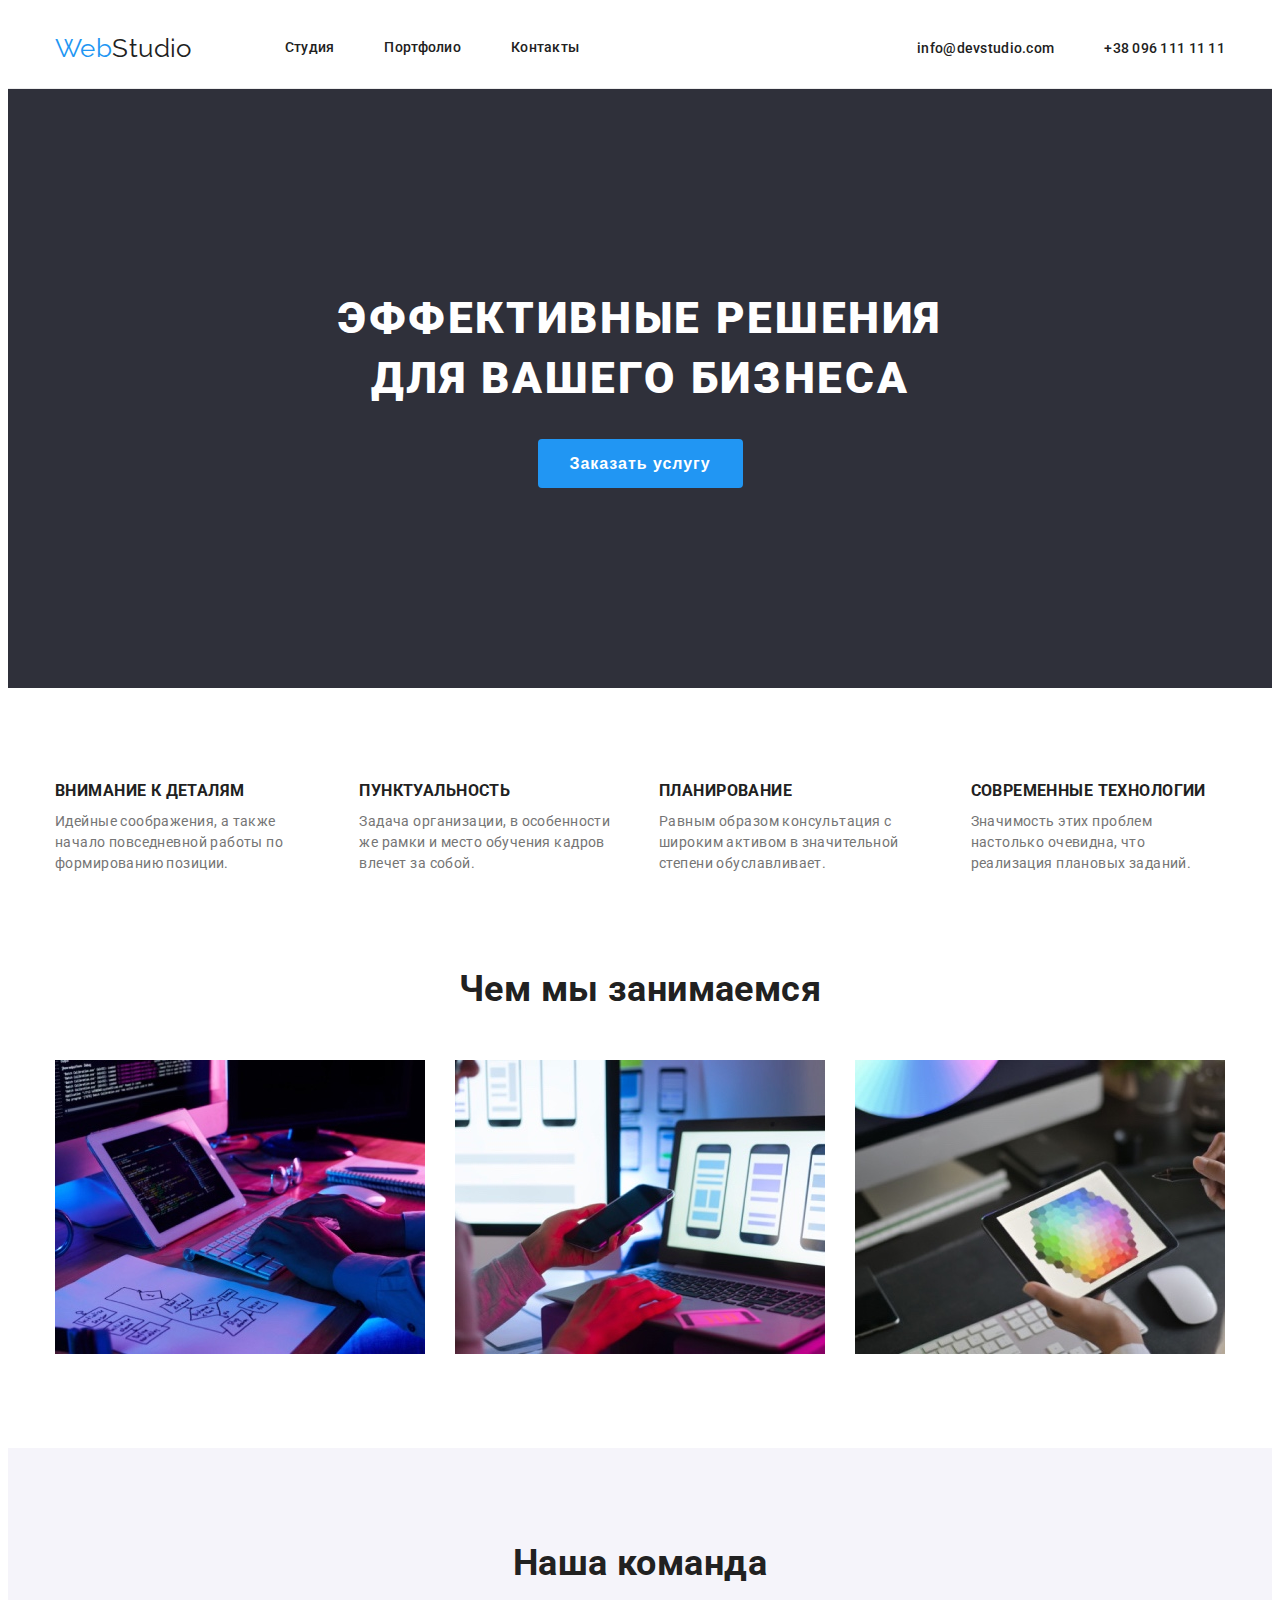
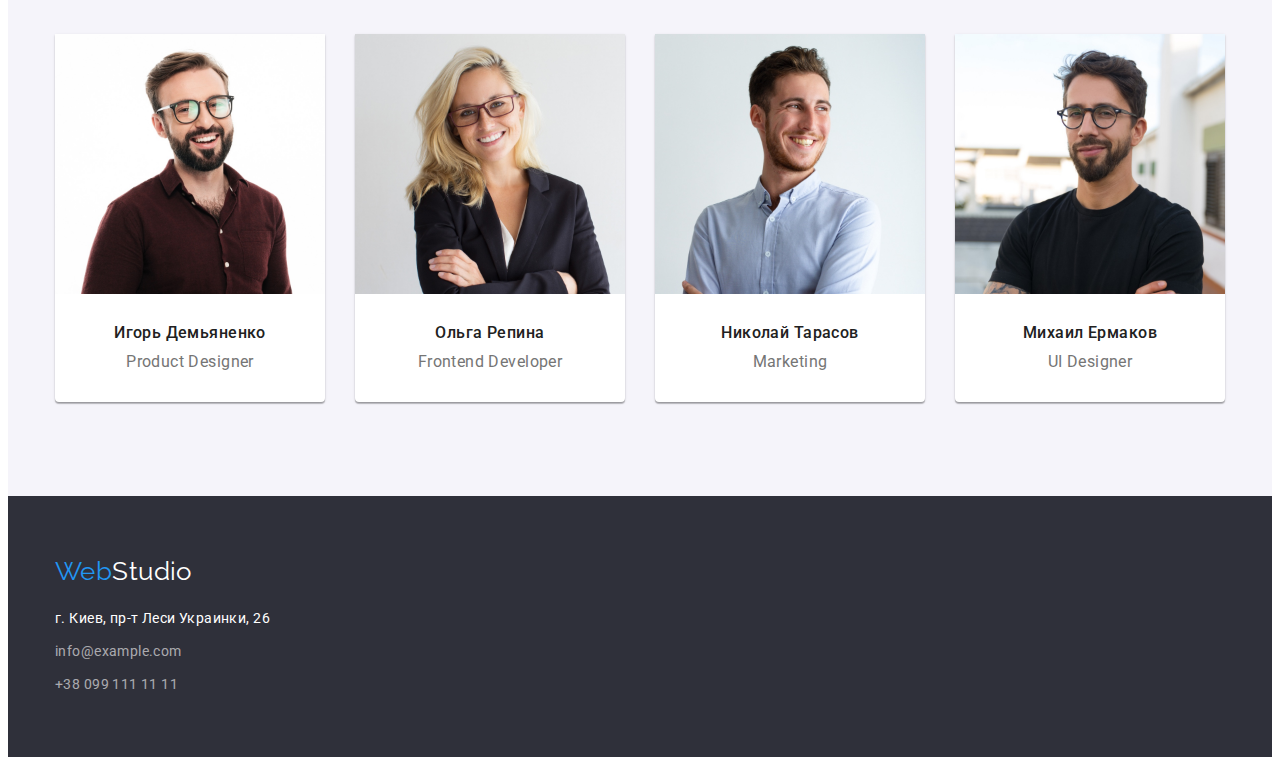
<file: index.html>
<!DOCTYPE html>
<html lang="ru">
  <head>
    <meta charset="UTF-8" />
    <meta http-equiv="X-UA-Compatible" content="IE=edge" />
    <meta name="viewport" content="width=device-width, initial-scale=1.0" />
    <title>Студия</title>
    <link
      rel="stylesheet"
      href="https://cdnjs.cloudflare.com/ajax/libs/modern-normalize/1.1.0/modern-normalize.min.css"
      integrity="sha512-wpPYUAdjBVSE4KJnH1VR1HeZfpl1ub8YT/NKx4PuQ5NmX2tKuGu6U/JRp5y+Y8XG2tV+wKQpNHVUX03MfMFn9Q=="
      crossorigin="anonymous"
      referrerpolicy="no-referrer"
    />
    <link rel="stylesheet" href="./css/styles.css" />
    <link rel="preconnect" href="https://fonts.googleapis.com" />
    <link rel="preconnect" href="https://fonts.gstatic.com" crossorigin />
    <link
      href="https://fonts.googleapis.com/css2?family=Raleway:wght@700&family=Roboto:wght@400;500;700;900&display=swap"
      rel="stylesheet"
    />
  </head>
  <body>
    <header class="header">
      <div class="container header-container">
        <a class="header-logo link" href="/index.html"
          ><span class="header-colortext">Web</span>Studio</a
        >

        <nav class="header-nav">
        <ul class="list header-list">
          <li class="header-item">
            <a class="link header-link" href="./index.html">Студия</a>
          </li>
          <li class="header-item">
            <a class="link header-link" href="./portfolio.html">Портфолио</a>
          </li>
          <li class="header-item">
            <a class="link header-link" href="">Контакты</a>
          </li>
        </ul>
      </nav>

      <ul class="list contacts-list">
        <li class="header-item">
          <a class="link header-contact" href="mailto:info@devstudio.com"
            >info@devstudio.com</a
          >
        </li>
        <li class="header-item">
          <a class="link header-contact" href="tel:+380961111111"
            >+38 096 111 11 11</a
          >
        </li>
      </ul>
      </div>
    </header>

    <!-- hero block -->
    <main>
      <section class="hero">
        <div class="container">
          <h1 class="hero-title">
          Эффективные решения <br />
          для вашего бизнеса
        </h1>
        <button class="hero-btn" type="button">Заказать услугу</button>
      </section>
        </div>

      <!-- about block -->

      <section class="section about">
        <div class="container">
        <h2 class="about-title">Ценности нашей компании</h2>
        <ul class="list about-list">
          <li class="about-item">
            <h3 class="about-second-title">Внимание к деталям</h3>
            <p class="about-after-title">
              Идейные соображения, а также начало повседневной работы по
              формированию позиции.
            </p>
          </li>

          <li class="about-item">
            <h3 class="about-second-title">Пунктуальность</h3>
            <p class="about-after-title">
              Задача организации, в особенности же рамки и место обучения кадров
              влечет за собой.
            </p>
          </li>

          <li class="about-item">
            <h3 class="about-second-title">Планирование</h3>
            <p class="about-after-title">
              Равным образом консультация с широким активом в значительной
              степени обуславливает.
            </p>
          </li>

          <li class="about-item">
            <h3 class="about-second-title">Современные технологии</h3>
            <p class="about-after-title">
              Значимость этих проблем настолько очевидна, что реализация
              плановых заданий.
            </p>
          </li>
        </ul>
        </div>
      </section>

      <section class="section activity">
        <div class="container">
        <h2 class="activity-title">Чем мы занимаемся</h2>
        <ul class="list activity-list">
          <li class="activity-item">
            <img
              class="activity-picture"
              src="./images/img-1.jpg"
              alt="Человек печатает на клавиатуре"
              width="370"
            />
          </li>
          <li class="activity-item">
            <img
              class="activity-picture"
              src="./images/img-2.jpg"
              alt="Человек использует телефон и ноутбук"
              width="370"
            />
          </li>
          <li class="activity-item">
            <img
              class="activity-picture"
              src="./images/img-3.jpg"
              alt="Планшет, на котором изображена цветовая палитра"
              width="370"
            />
          </li>
        </ul>
        </div>
      </section>

      <section class="section team">
        <div class="container">
        <h2 class="team-title">Наша команда</h2>
        <ul class="list team-list">
          <li class="team-item">
            <img
              class="team-picture"
              src="./images/img-4.jpg"
              alt="Игорь Демьяненко"
              width="270"
            />
            <div class="team-div">
            <h3 class="team-second-title">Игорь Демьяненко</h3>
            <p class="team-after-title" lang="en">Product Designer</p>
            </div>
          </li>

          <li class="team-item">
            <img
              class="team-picture"
              src="./images/img-5.jpg"
              alt="Ольга Репина"
              width="270"
            />
            <div class="team-div">
              <h3 class="team-second-title">Ольга Репина</h3>
            <p class="team-after-title" lang="en">Frontend Developer</p>
            </div>
            </li>

          <li class="team-item">
            <img
              class="team-picture"
              src="./images/img-6.jpg"
              alt="Николай Тарасов"
              width="270"
            />
            <div class="team-div">
              <h3 class="team-second-title">Николай Тарасов</h3>
            <p class="team-after-title" lang="en">Marketing</p>
            </div>
            </li>

          <li class="team-item">
            <img
              class="team-picture"
              src="./images/img-7.jpg"
              alt="Михаил Ермаков"
              width="270"
            />
            <div class="team-div">
              <h3 class="team-second-title">Михаил Ермаков</h3>
            <p class="team-after-title" lang="en">UI Designer</p>
            </div>
            </li>
        </ul>
        </div>
      </section>
    </main>

    <footer class="footer">
      <div class="container">
      <a class="link footer-logo" href="/index.html"
        ><span class="footer-colortext">Web</span>Studio</a
      >

     <address class="footer-address">
          <ul class="list footer-list">
            <li class="footer-contact address">
              <a
                class="link add"
                target="_blank"
                rel="noopener"
                noreferrer
                href="https://goo.gl/maps/jbVV8wjMCnb47XMv7"
                >г. Киев, пр-т Леси Украинки, 26</a
              >
            </li>
            <li class="footer-contact address">
              <a class="link footer-contact" href="mailto:info@example.com"
                >info@example.com</a
              >
            </li>
            <li class="footer-contact address">
              <a class="link footer-contact" href="tel:+380991111111"
                >+38 099 111 11 11</a
              >
            </li>
          </ul>
        </address>
      </div>
    </footer>
  </body>
</html>
</file>
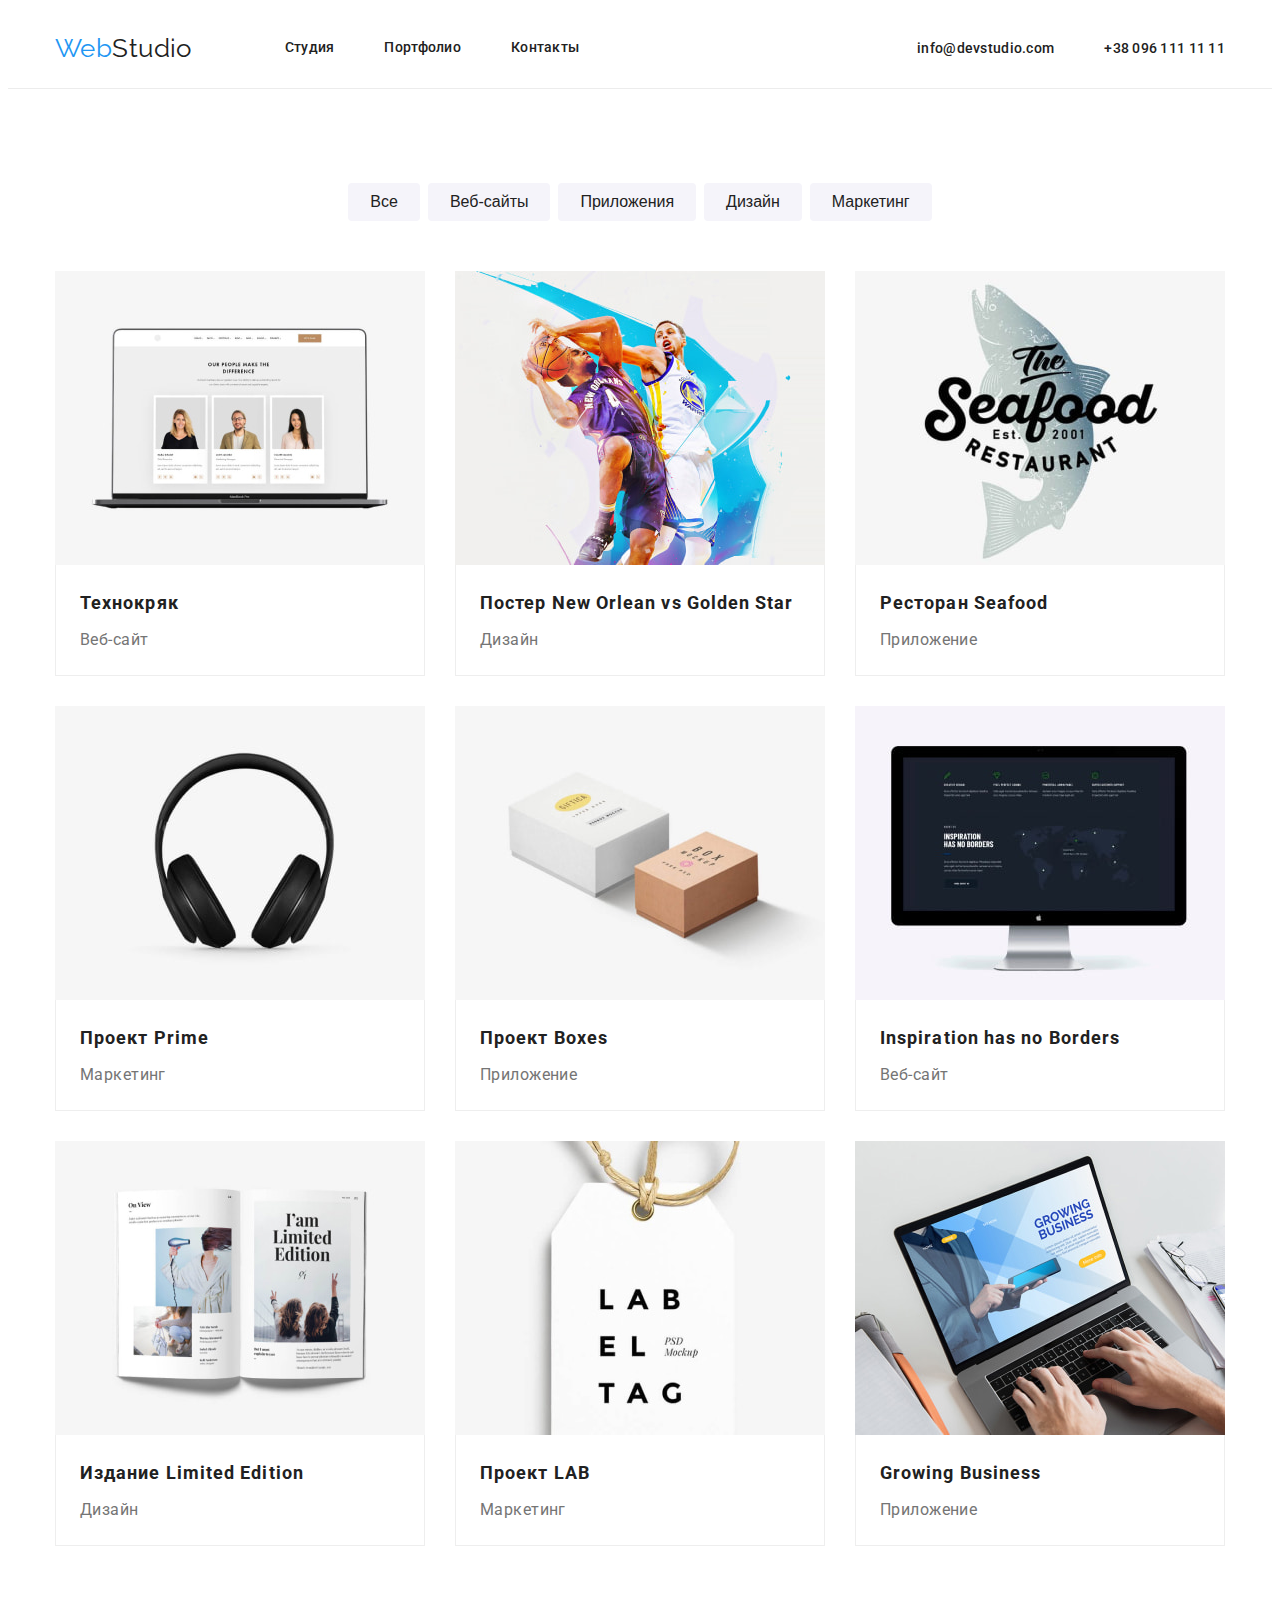
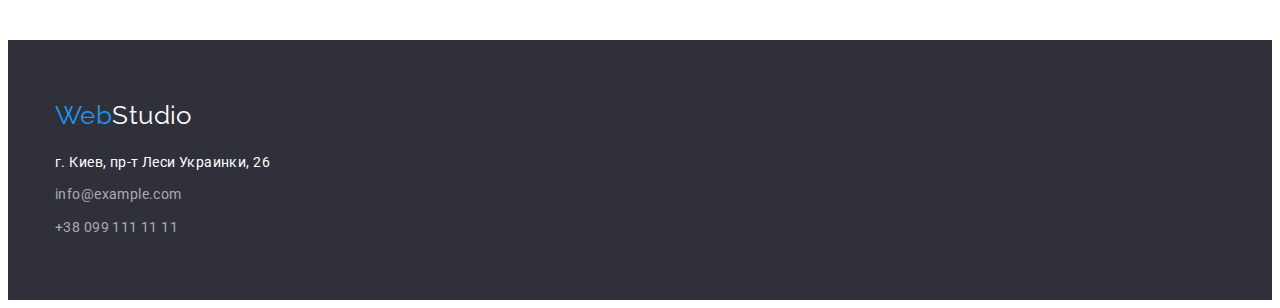
<file: portfolio.html>
<!DOCTYPE html>
<html lang="ru">
  <head>
    <meta charset="UTF-8" />
    <meta http-equiv="X-UA-Compatible" content="IE=edge" />
    <meta name="viewport" content="width=device-width, initial-scale=1.0" />
    <title>Портфолио</title>
    <link rel="stylesheet" href="./css/styles.css" />
    <link rel="preconnect" href="https://fonts.googleapis.com" />
    <link rel="preconnect" href="https://fonts.gstatic.com" crossorigin />
    <link
      href="https://fonts.googleapis.com/css2?family=Raleway:wght@700&family=Roboto:wght@400;500;700;900&display=swap"
      rel="stylesheet"
    />
  </head>
  <body>
    <!-- header -->
    <header class="header">
      <div class="container header-container">
        <a class="header-logo link" href="/index.html"
          ><span class="header-colortext">Web</span>Studio</a
        >

        <nav class="header-nav">
          <ul class="list header-list">
            <li class="header-item">
              <a class="link header-link" href="./index.html">Студия</a>
            </li>
            <li class="header-item">
              <a class="link header-link" href="./portfolio.html">Портфолио</a>
            </li>
            <li class="header-item">
              <a class="link header-link" href="">Контакты</a>
            </li>
          </ul>
        </nav>

        <ul class="list contacts-list">
          <li class="header-item">
            <a class="link header-contact" href="mailto:info@devstudio.com"
              >info@devstudio.com</a
            >
          </li>
          <li class="header-item">
            <a class="link header-contact" href="tel:+380961111111"
              >+38 096 111 11 11</a
            >
          </li>
        </ul>
      </div>
    </header>

    <main>
      <!-- portfolio page -->
      <section class="section portfolio">
        <div class="container">
          <!-- logical header  -->
          <h1 class="portfolio-title">Портфолио</h1>

          <!-- button block -->
          <ul class="list portfolio-filter-list">
            <li class="portfolio-item">
              <button class="portfolio-btn" type="button">Все</button>
            </li>
            <li class="portfolio-item">
              <button class="portfolio-btn" type="button">Веб-сайты</button>
            </li>
            <li class="portfolio-item">
              <button class="portfolio-btn" type="button">Приложения</button>
            </li>
            <li class="portfolio-item">
              <button class="portfolio-btn" type="button">Дизайн</button>
            </li>
            <li class="portfolio-item">
              <button class="portfolio-btn" type="button">Маркетинг</button>
            </li>
          </ul>

          <ul class="list portfolio-list">
            <li class="portfolio-item portfolio-cards">
              <a class="link portfolio-link" href=""
                ><img
                  class="portfolio-picture"
                  src="./images/portfolio/site-technocryak.jpg"
                  alt="Веб-сайт"
                  width="370"
                />
                <div class="portfolio-div">
                  <h2 class="portfolio-second-title">Технокряк</h2>
                  <p class="portfolio-after-title">Веб-сайт</p>
                </div>
              </a>
            </li>
            <li class="portfolio-item portfolio-cards">
              <a class="link portfolio-link" href=""
                ><img
                  class="portfolio-picture"
                  src="./images/portfolio/poster.jpg"
                  alt="Баскетболисты играют в баскетбол"
                  width="370"
                />
                <div class="portfolio-div">
                  <h2 class="portfolio-second-title">
                    Постер New Orlean vs Golden Star
                  </h2>
                  <p class="portfolio-after-title">Дизайн</p>
                </div>
              </a>
            </li>
            <li class="portfolio-item portfolio-cards">
              <a class="link portfolio-link" href=""
                ><img
                  class="portfolio-picture"
                  src="./images/portfolio/restaurant-seafood.jpg"
                  alt="Логотип с рыбой"
                  width="370"
                />
                <div class="portfolio-div">
                  <h2 class="portfolio-second-title">Ресторан Seafood</h2>
                  <p class="portfolio-after-title">Приложение</p>
                </div>
              </a>
            </li>
            <li class="portfolio-item portfolio-cards">
              <a class="link portfolio-link" href=""
                ><img
                  class="portfolio-picture"
                  src="./images/portfolio/project-prime.jpg"
                  alt="Черные наушники"
                  width="370"
                />
                <div class="portfolio-div">
                  <h2 class="portfolio-second-title">Проект Prime</h2>
                  <p class="portfolio-after-title">Маркетинг</p>
                </div>
              </a>
            </li>
            <li class="portfolio-item portfolio-cards">
              <a class="link portfolio-link" href=""
                ><img
                  class="portfolio-picture"
                  src="./images/portfolio/project-boxes.jpg"
                  alt="Две коробки"
                  width="370"
                />
                <div class="portfolio-div">
                  <h2 class="portfolio-second-title">Проект Boxes</h2>
                  <p class="portfolio-after-title">Приложение</p>
                </div>
              </a>
            </li>
            <li class="portfolio-item portfolio-cards">
              <a class="link portfolio-link" href=""
                ><img
                  class="portfolio-picture"
                  src="./images/portfolio/site-inspiration.jpg"
                  alt="Монитор со статистикой"
                  width="370"
                />
                <div class="portfolio-div">
                  <h2 class="portfolio-second-title" lang="en">
                    Inspiration has no Borders
                  </h2>
                  <p class="portfolio-after-title">Веб-сайт</p>
                </div>
              </a>
            </li>
            <li class="portfolio-item portfolio-cards">
              <a class="link portfolio-link" href=""
                ><img
                  class="portfolio-picture"
                  src="./images/portfolio/limited-edition.jpg"
                  alt="Книга со статьями"
                  width="370"
                />
                <div class="portfolio-div">
                  <h2 class="portfolio-second-title">
                    Издание Limited Edition
                  </h2>
                  <p class="portfolio-after-title">Дизайн</p>
                </div>
              </a>
            </li>
            <li class="portfolio-item portfolio-cards">
              <a class="link portfolio-link" href=""
                ><img
                  class="portfolio-picture"
                  src="./images/portfolio/project-lab.jpg"
                  alt="Бирка"
                  width="370"
                />
                <div class="portfolio-div">
                  <h2 class="portfolio-second-title">Проект LAB</h2>
                  <p class="portfolio-after-title">Маркетинг</p>
                </div>
              </a>
            </li>
            <li class="portfolio-item portfolio-cards">
              <a class="link portfolio-link" href=""
                ><img
                  class="portfolio-picture"
                  src="./images/portfolio/growing-business.jpg"
                  alt="Человек печтает на ноутбуке"
                  width="370"
                />
                <div class="portfolio-div">
                  <h2 class="portfolio-second-title" lang="en">
                    Growing Business
                  </h2>
                  <p class="portfolio-after-title">Приложение</p>
                </div>
              </a>
            </li>
          </ul>
        </div>
      </section>
    </main>
    <!-- site footer -->
    <footer class="footer">
      <div class="container">
        <a class="link footer-logo" href="/index.html"
          ><span class="footer-colortext">Web</span>Studio</a
        >

        <address class="footer-address">
          <ul class="list footer-list">
            <li class="footer-contact address">
              <a
                class="link add"
                target="_blank"
                rel="noopener"
                noreferrer
                href="https://goo.gl/maps/jbVV8wjMCnb47XMv7"
                >г. Киев, пр-т Леси Украинки, 26</a
              >
            </li>
            <li class="footer-contact address">
              <a class="link footer-contact" href="mailto:info@example.com"
                >info@example.com</a
              >
            </li>
            <li class="footer-contact address">
              <a class="link footer-contact" href="tel:+380991111111"
                >+38 099 111 11 11</a
              >
            </li>
          </ul>
        </address>
      </div>
    </footer>
  </body>
</html>
</file>
<file: css/styles.css>
/* basic style settings */

*,
::after,
::before {
  box-sizing: border-box;
}

p,
h1,
h2,
h3,
h4,
h5,
h6 {
  margin: 0;
  padding: 0;
}

ul,
ol {
  margin: 0;
  padding-left: 0;
  list-style: none;
}

button {
  cursor: pointer;
}

img {
  display: block;
  max-width: 100%;
  height: auto;
}

.section {
  padding-top: 94px;
  padding-bottom: 94px;
}

.link {
  text-decoration: none;
  color: var(--primary-text-color);
}

.container {
  width: 1200px;
  padding-left: 15px;
  padding-right: 15px;
  margin: 0 auto;
  /* border: 2px solid red; */
}

:root {
  --primary-text-color: #212121;
  --accent-color: #2196f3;
  --paragraph-color: #757575;
  --primary-background-color: #e5e5e5;
  --primary-white-color: #ffffff;
  --accent-background-color: #2f303a;
  --background-btn-color: #f5f4fa;
  --background-accent-btn: #188ce8;
  --header-border: #ececec;
}

body {
  color: var(--primary-text-color);
  background-color: var(--primary-white-color);

  font-family: Roboto, sans-serif;
  font-size: 14px;
  letter-spacing: 0.03em;
}

/* customizing styles header */

.header {
  border-bottom: 1px solid var(--header-border);
}

.header-container {
  display: flex;
  align-items: center;
}

/* .header-nav li {
  border: 2px solid rebeccapurple;
} */

.header-colortext {
  color: var(--accent-color);
}

.header-logo {
  font-family: Raleway;
  font-size: 26px;
  line-height: 1.19;
}

.header-list {
  display: flex;
  margin-left: 93px;
}

.header-list .header-item:not(:last-child) {
  margin-right: 50px;
}

.header-list .link {
  display: block;
  padding-top: 32px;
  padding-bottom: 32px;
}

.header-link:hover {
  color: var(--accent-color);
}

.contacts-list {
  display: flex;
  margin-left: auto;
}

.contacts-list .header-item + .header-item {
  margin-left: 50px;
}

.header-contact:hover,
.header-contact:focus {
  color: var(--accent-color);
}

.header-link,
.header-contact {
  font-weight: 500;
  line-height: 1.14;
  letter-spacing: 0.02em;
}

/* customizing styles hero block */

.hero {
  background-color: var(--accent-background-color);

  padding-top: 200px;
  padding-bottom: 200px;
  align-items: center;
}

.hero .container {
  text-align: center;
}

.hero-title {
  margin-bottom: 30px;

  color: var(--primary-white-color);

  font-weight: 900;
  font-size: 44px;
  line-height: 1.36;
  text-align: center;
  letter-spacing: 0.06em;
  text-transform: uppercase;
}

.hero-btn {
  padding-top: 10px;
  padding-left: 32px;
  padding-bottom: 10px;
  padding-right: 32px;
  justify-content: center;

  text-align: center;
  border-width: 0px;
  border-radius: 4px;
  border: none;

  color: var(--primary-white-color);
  background-color: var(--accent-color);

  font-weight: bold;
  font-size: 16px;
  line-height: 1.86;
  letter-spacing: 0.06em;
}

.hero-btn:hover,
.hero-btn:focus {
  background-color: var(--background-accent-btn);
}

/* customizing styles about block */

.about {
  padding-top: 94px;
  padding-bottom: 94px;
}

.about-list {
  display: flex;
  justify-content: space-between;
}

.about-list .about-item + .about-item {
  margin-left: 30px;
}

.about-title {
  /* hide the title */
  position: absolute;
  width: 1px;
  height: 1px;
  margin: -1px;
  padding: 0;
  overflow: hidden;
  border: 0;
  clip: rect(0 0 0 0);
}

.about-second-title {
  margin-bottom: 10px;

  line-height: 1.14;
  text-transform: uppercase;
}

.about-after-title {
  color: var(--paragraph-color);

  line-height: 1.5;
}

/* customizing styles activity block */

.activity {
  padding-top: 0;
}

.activity-title {
  margin-bottom: 50px;

  font-size: 36px;
  line-height: 1.17;
  text-align: center;
}

.activity-list {
  display: flex;
  align-items: center;
}

.activity-list .activity-item + .activity-item {
  margin-left: 30px;
}

/* customizing styles team block */

.team {
  background-color: var(--background-btn-color);
}

.team-title {
  margin-bottom: 50px;

  font-size: 36px;
  line-height: 42px;
  text-align: center;
}

.team-list {
  display: flex;
  align-items: center;
  justify-content: center;
}

.team-list .team-item + .team-item {
  margin-left: 30px;
}

.team-item {
  background-color: var(--primary-white-color);

  box-shadow: 0px 1px 3px rgba(0, 0, 0, 0.12), 0px 1px 1px rgba(0, 0, 0, 0.14),
    0px 2px 1px rgba(0, 0, 0, 0.2);
  border-radius: 0px 0px 4px 4px;
}

.team-div {
  padding-top: 30px;
  padding-bottom: 30px;
}

.team-second-title {
  margin-bottom: 10px;

  font-weight: 500;
  font-size: 16px;
  line-height: 1.18;
  text-align: center;
}

.team-after-title {
  /* padding-bottom: 30px; */

  color: var(--paragraph-color);

  font-size: 16px;
  line-height: 1.18;
  text-align: center;
}

/* customizing styles footer */

.footer {
  padding-top: 60px;
  padding-bottom: 60px;

  background-color: var(--accent-background-color);
}

.footer-colortext {
  color: var(--accent-color);
}

.footer-logo {
  display: block;
  margin-bottom: 20px;

  color: var(--primary-white-color);

  font-family: Raleway;
  font-size: 26px;
  line-height: 1.19;
}

.footer-contact:focus {
  color: var(--accent-color);
}

.footer-contact {
  color: rgba(255, 255, 255, 0.6);

  font-style: normal;
  line-height: 1.71;
}

.footer-contact:not(:last-child) {
  margin-bottom: 9px;
}

.add {
  color: var(--primary-white-color);
}

/* ----portfolio---- */

/* customizing styles portfolio page */

.portfolio-title {
  /* hide the title */
  position: absolute;
  width: 1px;
  height: 1px;
  margin: -1px;
  padding: 0;
  overflow: hidden;
  border: 0;
  clip: rect(0 0 0 0);
}

.portfolio-filter-list {
  display: flex;
  justify-content: center;
  margin-bottom: 50px;
}

.portfolio-filter-list .portfolio-item + .portfolio-item {
  margin-left: 8px;
}

.portfolio-list {
  display: flex;
  flex-wrap: wrap;
  margin-top: -30px;
  margin-left: -30px;
}

.portfolio-cards {
  margin-top: 30px;
  margin-left: 30px;
  flex-basis: calc(100% - 90px) / 3;
}

.portfolio-div {
  border-left: 1px solid #eeeeee;
  border-right: 1px solid #eeeeee;
  border-bottom: 1px solid #eeeeee;

  padding: 20px 24px 20px 24px;
}

.portfolio-btn {
  padding-top: 6px;
  padding-left: 22px;
  padding-bottom: 6px;
  padding-right: 22px;

  color: var(--primary-text-color);
  background-color: var(--background-btn-color);

  font-weight: 500;
  font-size: 16px;
  line-height: 1.62;
  text-align: center;

  border-width: 0px;
  border-radius: 4px;
}

.portfolio-btn:focus,
.portfolio-btn:hover {
  color: var(--primary-white-color);
  background-color: var(--accent-color);
}

.portfolio-second-title {
  margin-bottom: 4px;

  font-weight: bold;
  font-size: 18px;
  line-height: 2;
  letter-spacing: 0.06em;
}

.portfolio-after-title {
  color: var(--paragraph-color);

  font-size: 16px;
  line-height: 1.87;
}
</file>
